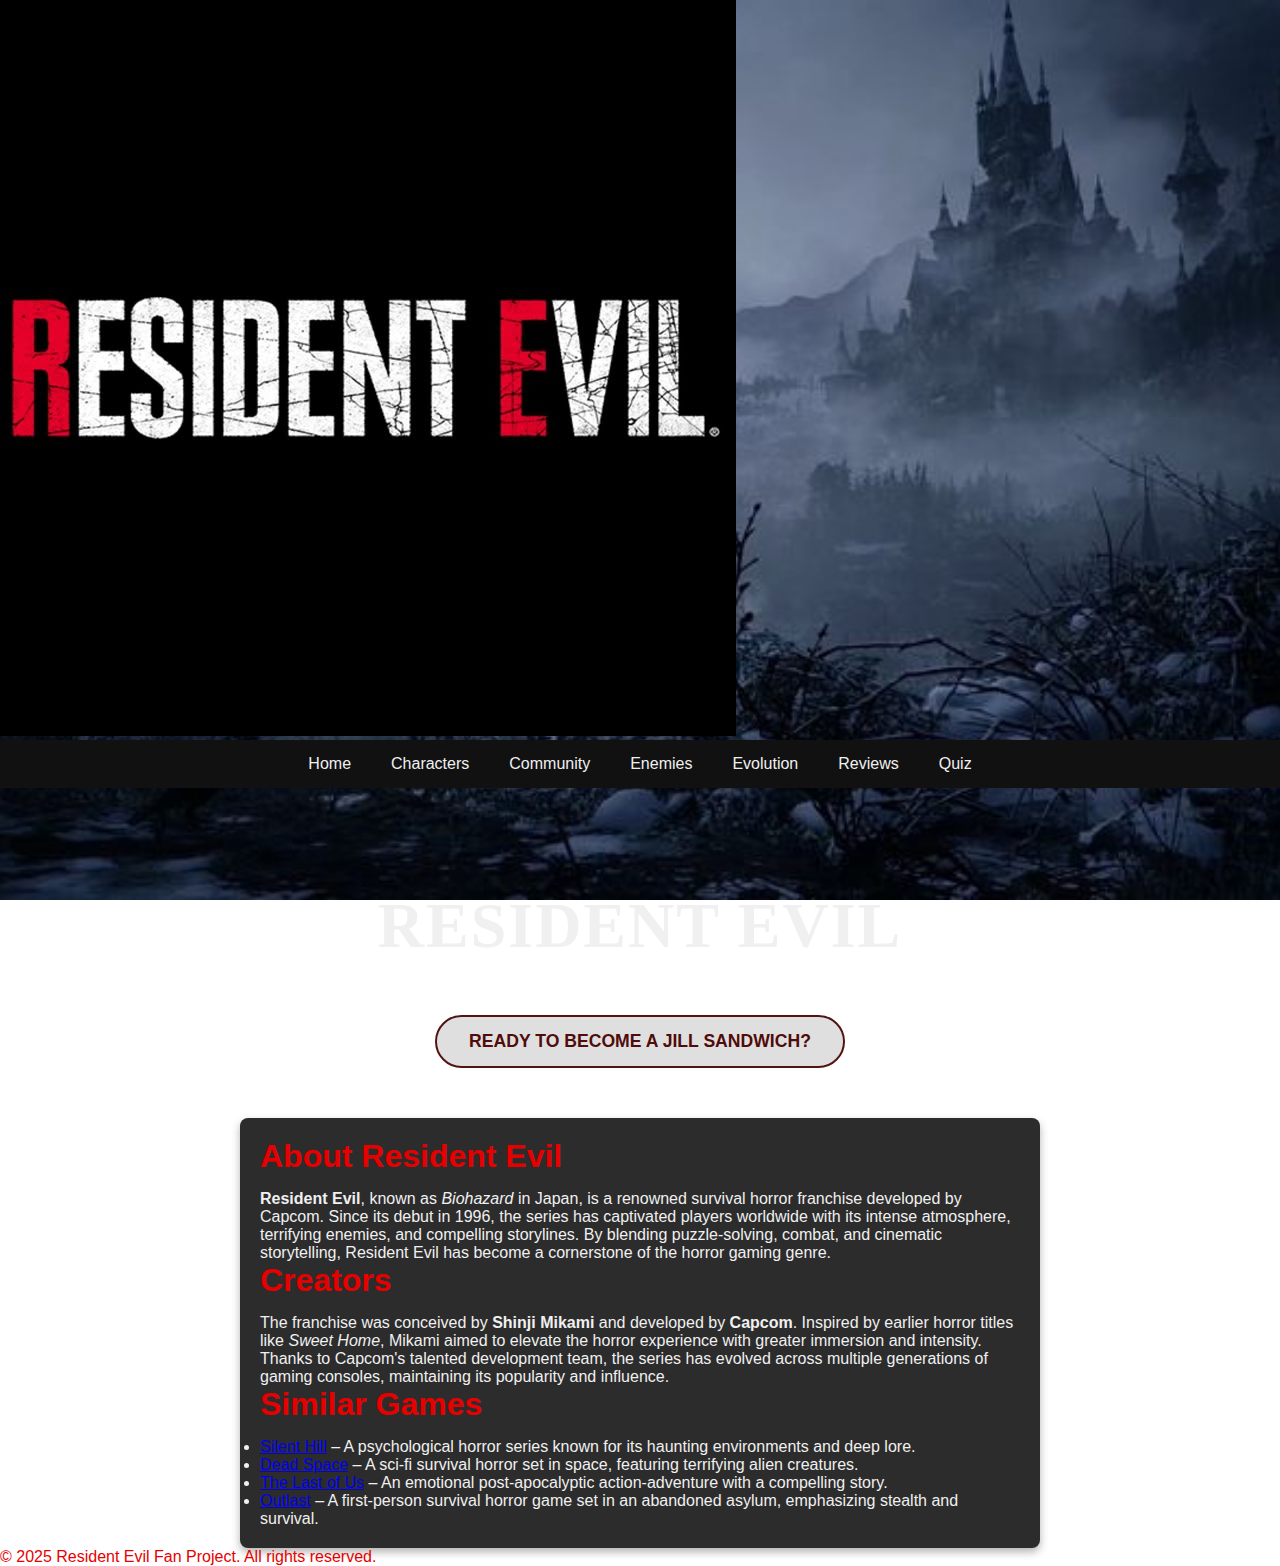
<file: index.html>
<!DOCTYPE html>
<html lang="en">
<head>
  <meta charset="UTF-8" />
  <!-- Settting character encoding to UTF-8 for proper text display -->
  <meta name="viewport" content="width=device-width, initial-scale=1.0" />
  <title>Resident Evil Hub</title>
  <link rel="stylesheet" href="css/index.css" />
</head>
<body>
     
    <!-- Creating a naavigation bar with logo and menu links -->
  <nav class="navbar">
    <!-- Resident Evil logo for branding -->
    <img src="media\logo.jpg" alt="Resident Evil Logo" class="logo" />
    <!-- Navigation links for different sections of the site -->
    <ul class="nav-links">
      <li><a class="active" href="index.html">Home</a></li>
      <li><a href="./web pages/characters.html">Characters</a></li>
      <li><a href="./web pages/community.html">Community</a></li>
      <li><a href="./web pages/enemies.html">Enemies</a></li>
      <li><a href="./web pages/evolution.html">Evolution</a></li>
      <li><a href="./web pages/reviews.html">Reviews</a></li>
      <li><a href="./web pages/quiz.html">Quiz</a></li>
    </ul>
  </nav>
  <header>
    <h1>Resident Evil </h1>
    <!-- Jill Sandwich Button -->
    <div class="jill-button">
      <a href="#about">READY TO BECOME A JILL SANDWICH?</a>
    </div>
  </header>
<main>
  <div class="info-boxes">
  <div class="row">
  <div class="info-card">
  <!-- adding an About Resident Evil scetion -->
  <section id="about">
    <h2>About Resident Evil</h2>
    <p>
      <strong>Resident Evil</strong>, known as <em>Biohazard</em> in Japan, is a renowned survival horror franchise developed by Capcom. Since its debut in 1996, the series has captivated players worldwide with its intense atmosphere, terrifying enemies, and compelling storylines. By blending puzzle-solving, combat, and cinematic storytelling, Resident Evil has become a cornerstone of the horror gaming genre.
    </p>
  </section>

  <!-- adding a Creators of Resident Evil section -->
  <section class="info-card">
    <h2>Creators</h2>
    <p>
      The franchise was conceived by <strong>Shinji Mikami</strong> and developed by <strong>Capcom</strong>. Inspired by earlier horror titles like <em>Sweet Home</em>, Mikami aimed to elevate the horror experience with greater immersion and intensity. Thanks to Capcom's talented development team, the series has evolved across multiple generations of gaming consoles, maintaining its popularity and influence.
    </p>
  </section>
  </div>
  <!-- adding a  Similar Games scetion -->
   <div class="row center-row">
  <section class="info-card">
    <h2>Similar Games</h2>
    <ul>
      <li><a href="https://www.konami.com/games/silenthill/" target="_blank" rel="noopener noreferrer">Silent Hill</a> – A psychological horror series known for its haunting environments and deep lore.</li>
      <li><a href="https://deadspace.fandom.com/wiki/Dead_Space_Wiki" target="_blank" rel="noopener noreferrer">Dead Space</a> – A sci-fi survival horror set in space, featuring terrifying alien creatures.</li>
      <li><a href="https://www.thelastofus.com/" target="_blank" rel="noopener noreferrer">The Last of Us</a> – An emotional post-apocalyptic action-adventure with a compelling story.</li>
      <li><a href="https://outlast.fandom.com/wiki/Outlast_Wiki" target="_blank" rel="noopener noreferrer">Outlast</a> – A first-person survival horror game set in an abandoned asylum, emphasizing stealth and survival.</li>
    </ul>
  </section>
   </div>
  </div>
</main>
  <footer>
    <p>© 2025 Resident Evil Fan Project. All rights reserved.</p>
  </footer>
</body>
</html>
</file>
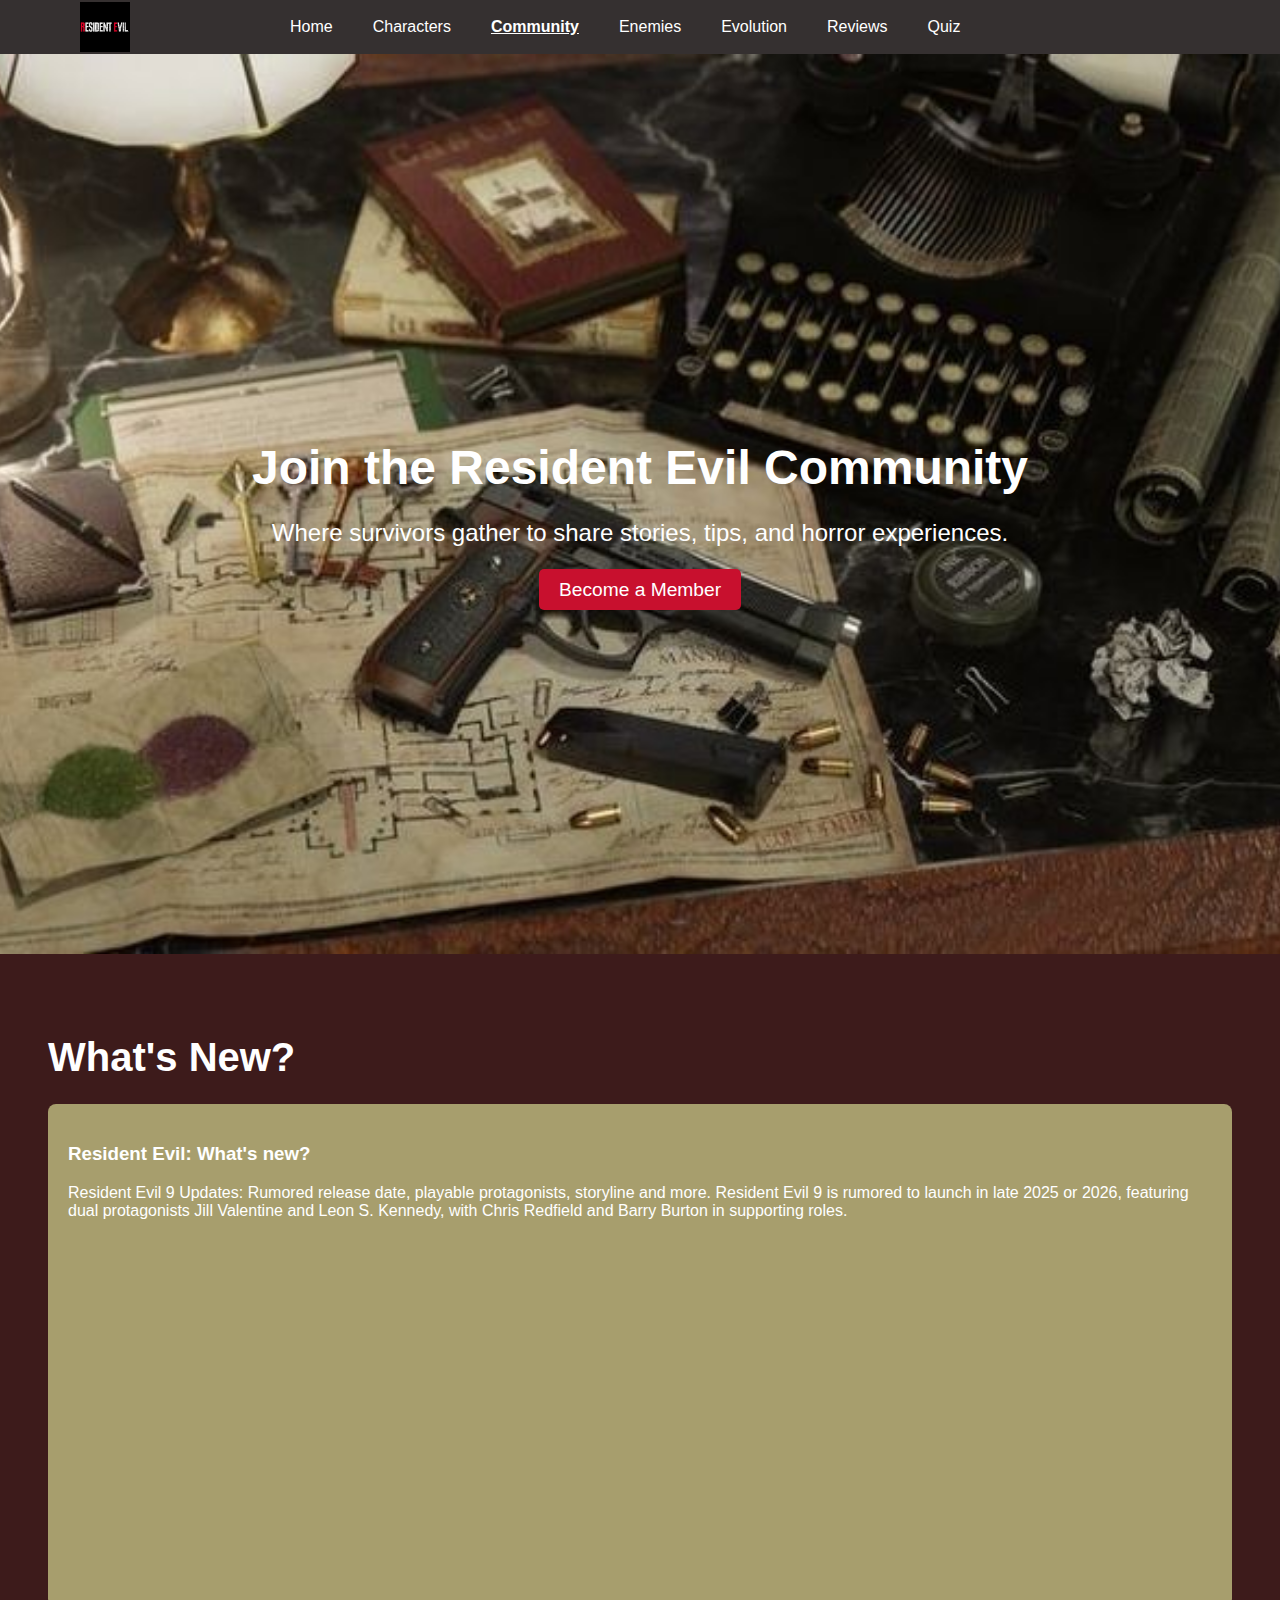
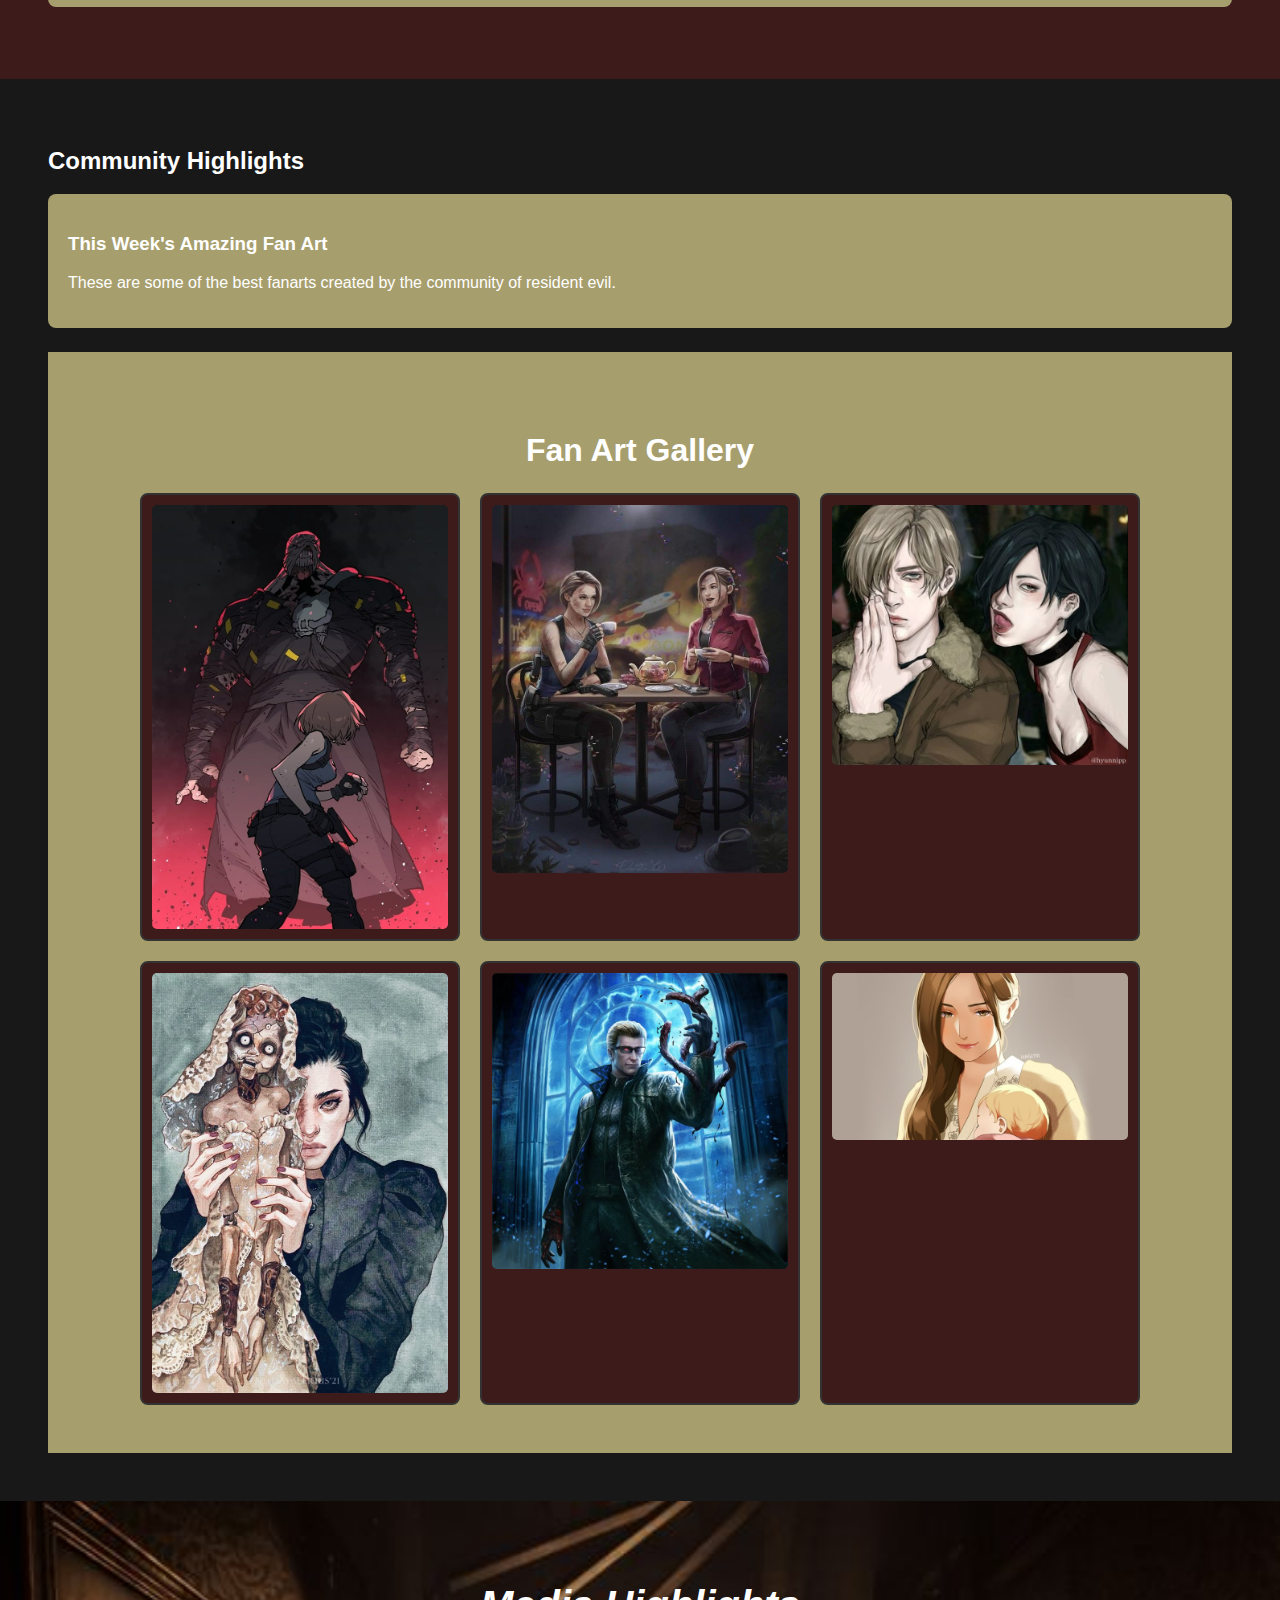
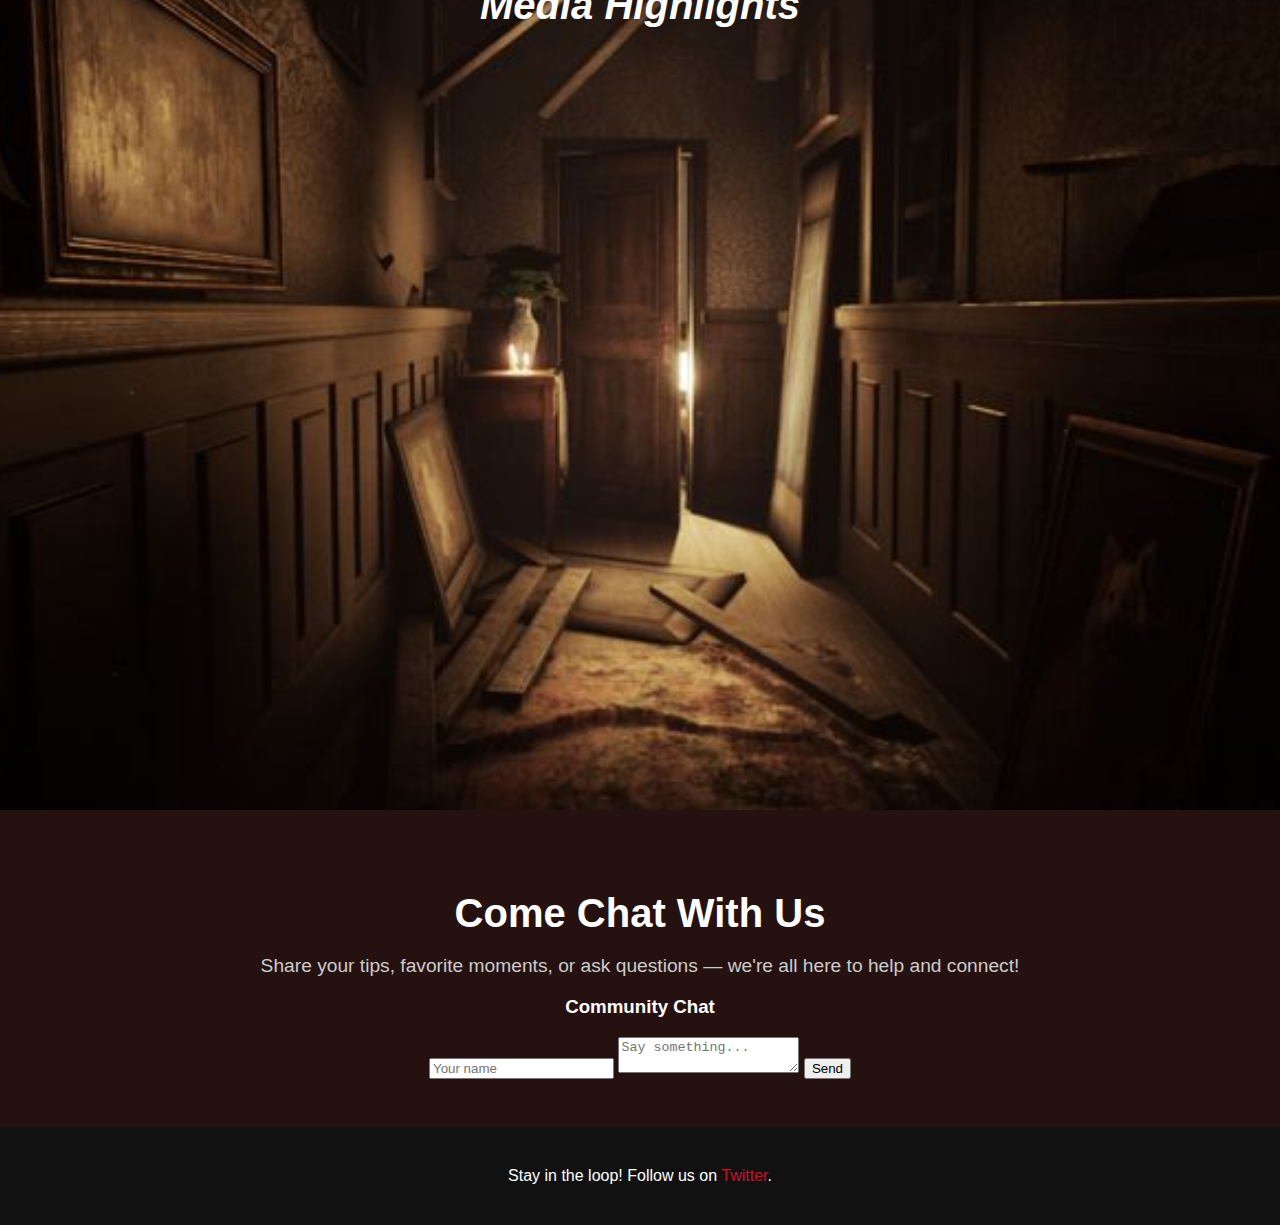
<file: web pages/community.html>
<!DOCTYPE html>
<html lang="en">
<head>
  <meta charset="UTF-8" />
  <meta name="viewport" content="width=device-width, initial-scale=1.0" />
  <title>Resident Evil Fan Hub</title>
  <link rel="stylesheet" href="../css/community.css" />
</head>
<body>

  <!-- Creating a naavigation bar with logo and menu links -->
  <nav class="navbar">
    <!-- Resident Evil logo for branding -->
    <img src="../media/logo.jpg" alt="Resident Evil Logo" class="logo" />
    <!-- Navigation links for different sections of the site -->
    <ul class="nav-links">
      <li><a href="../index.html">Home</a></li>
      <li><a href="../web pages/characters.html">Characters</a></li>
      <li><a class="active" href="../web pages/community.html">Community</a></li>
      <li><a href="../web pages/enemies.html">Enemies</a></li>
      <li><a href="../web pages/evolution.html">Evolution</a></li>
      <li><a href="../web pages/reviews.html">Reviews</a></li>
      <li><a href="../web pages/quiz.html">Quiz</a></li>
    </ul>
  </nav>

  <!-- adding a Hero section welcoming visitors -->
  <header class="hero-section">
    <div class="hero-content">
      <h1>Join the Resident Evil Community</h1>
      <p>Where survivors gather to share stories, tips, and horror experiences.</p>
      <!-- Call-to-action button encouraging joining -->
      <a href="https://game.capcom.com/residentevil/uk/renet.html" class="cta-button">Become a Member</a>
    </div>
  </header>

  <!-- showing Latest news updates -->
  <section class="news">
    <h2>What's New?</h2>
    <article class="news-item">
      <h3>Resident Evil: What's new?</h3>
      <p>Resident Evil 9 Updates: Rumored release date, playable protagonists, storyline and more. Resident Evil 9 is rumored to launch in late 2025 or 2026, featuring dual protagonists Jill Valentine and Leon S. Kennedy, with Chris Redfield and Barry Burton in supporting roles.</p>
   <div class="video-wrapper">
    <iframe width="560" height="315" src="https://www.youtube.com/embed/2FFqMywsmEk?si=wn62Cy-h2fur7HAM" title="Resident Evil 9 Update: Leon and Jill Return! | New Gameplay, New Enemies, Open World!" frameborder="0" allow="accelerometer; autoplay; clipboard-write; encrypted-media; gyroscope; picture-in-picture; web-share" allowfullscreen></iframe>
  </div>
    </article>
  </section>

  <!-- Highlights Section -->
<section class="highlights">
  <h2>Community Highlights</h2>
  <div class="highlight-item">
    <h3>This Week's Amazing Fan Art</h3>
    <p>These are some of the best fanarts created by the community of resident evil.</p>
  </div>
  <!-- Making a Fan Art Gallery -->
  <div class="fan-art-gallery">
    <h3>Fan Art Gallery</h3>
    <div class="art-grid">
      <div class="art-box"><img src="../media/fanart1.jpg" alt="Fan Art 1"></div>
      <div class="art-box"><img src="../media/fanart2.jpg" alt="Fan Art 2"></div>
      <div class="art-box"><img src="../media/fanart3.jpg" alt="Fan Art 3"></div>
      <div class="art-box"><img src="../media/fanart4.jpg" alt="Fan Art 4"></div>
      <div class="art-box"><img src="../media/fanart5.jpg" alt="Fan Art 5"></div>
      <div class="art-box"><img src="../media/fanart6.jpg" alt="Fan Art 6"></div>
    </div>
  </div>
</section>

<!-- Media Showcase -->
<section class="media-gallery">
  <h2>Media Highlights</h2>
   <!-- First two videos in a row -->
  <div class="video-row">
    <div class="video-wrapper">
      <iframe width="500" height="315" src="https://www.youtube.com/embed/kfkV10oLjrs?si=knZp1IajhfOzcrrl" title="Lets Player's Reaction To Leon And Ada Reuniting - Resident Evil 4:Remake" frameborder="0" allow="accelerometer; autoplay; clipboard-write; encrypted-media; gyroscope; picture-in-picture; web-share" allowfullscreen></iframe>
    </div>
    <div class="video-wrapper">
      <iframe width="600" height="600" src="https://www.youtube.com/embed/3su0idz_wok?si=Ev45Mp0nVGZ4Y8RY" title="YOUTUBERS React to ETHAN SACRIFICING HIS LIFE (SAD ENDING) From Resident Evil: Village" frameborder="0" allow="accelerometer; autoplay; clipboard-write; encrypted-media; gyroscope; picture-in-picture; web-share" allowfullscreen></iframe>
    </div>
  </div>

  <!-- Third video alone on a new row -->
  <div class="video-wrapper">
    <iframe width="560" height="315" src="https://www.youtube.com/embed/By-TH0Am-1E?si=pzCk2nznBotLnQYg" title="Epic Resident Evil 4 Remake Gameplay Trailer Reaction Mashup | Unleashing Thrills and Chills!" frameborder="0" allow="accelerometer; autoplay; clipboard-write; encrypted-media; gyroscope; picture-in-picture; web-share" allowfullscreen></iframe>
  </div>
</section>
<section class="forum">
  <h2>Come Chat With Us</h2>
  <p>Share your tips, favorite moments, or ask questions — we're all here to help and connect!</p>
  <div class="custom-chat">
  <h3>Community Chat</h3>
  <form id="chatForm">
    <input type="text" id="username" placeholder="Your name" required />
    <textarea id="message" placeholder="Say something..." required></textarea>
    <button type="submit">Send</button>
  </form>
  <div id="chatBox"></div>
</div>

</section>
<!-- Adding a footer -->
<footer>
  <p>Stay in the loop! Follow us on <a href="https://twitter.com/residentevil">Twitter</a>.</p>
</footer>
<script src="../js/community.js"></script>
</file>
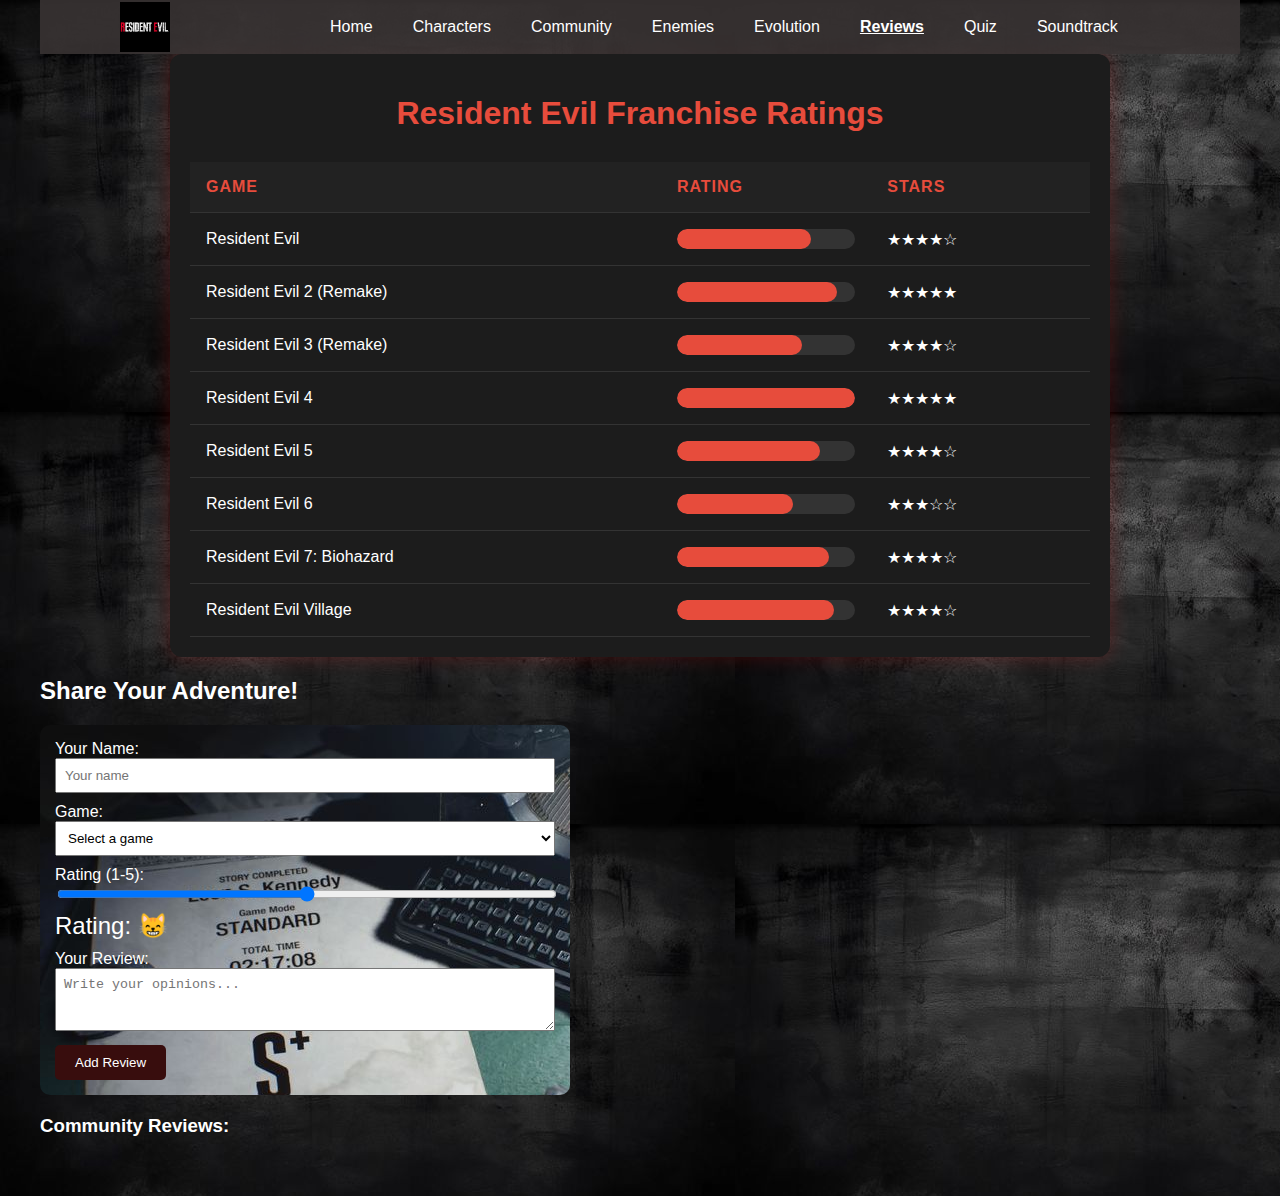
<file: web pages/reviews.html>
<!DOCTYPE html>
<html lang="en">
<head>
  <meta charset="UTF-8" />
  <meta name="viewport" content="width=device-width, initial-scale=1.0"/>
  <title>Resident Evil Characters</title>
  <link rel="stylesheet" href="../css/reviews.css">
</head>
<body>

  <!-- Creating a naavigation bar with logo and menu links -->
  <nav class="navbar">
    <!-- Resident Evil logo for branding -->
    <img src="../media/logo.jpg" alt="Resident Evil Logo" class="logo" />
    <!-- Navigation links for different sections of the site -->
    <ul class="nav-links">
     <li><a href="../index.html">Home</a></li>
        <li><a href="../web pages/characters.html">Characters</a></li>
      <li><a href="../web pages/community.html">Community</a></li>
      <li><a href="../web pages/enemies.html">Enemies</a></li>
      <li><a href="../web pages/evolution.html">Evolution</a></li>
      <li><a class="active" href="../web pages/reviews.html">Reviews</a></li>
      <li><a href="../web pages/quiz.html">Quiz</a></li>
      <li><a href="../web pages/soundtrack.html">Soundtrack</a></li>
    </ul>
  </nav>
  <!-- adding a main container for the content -->
  <div class="container">
    <!-- Heading for the page -->
    <h1>Resident Evil Franchise Ratings</h1>
    <!-- creating  tablee to display game ratings -->
    <table>
      <thead>
        <tr>
          <!--These are the column headers -->
          <th>Game</th>
          <th>Rating</th>
          <th>Stars</th>
        </tr>
      </thead>
      <!-- Body of the table where ratings will be dynamically inserted -->
      <tbody id="ratings-table"></tbody>
    </table>
  </div>
<h2>Share Your Adventure!</h2>

<!-- Adding a review Form for the users  -->
<form id="simple-review-form" class="review-form">
  <label>Your Name:</label><br>
  <input type="text" id="name" placeholder="Your name" required class="input-field"><br>
  
  <label>Game:</label><br>
  <select id="game" required class="input-field">
    <option value="">Select a game</option>
    <option>Resident Evil</option>
    <option>Resident Evil 2</option>
    <option>Resident Evil 3</option>
    <option>Resident Evil 4</option>
    <option>Resident Evil 5</option>
    <option>Resident Evil 6</option>
    <option>Resident Evil 7</option>
    <option>Resident Evil 8</option>
    <option>Resident Evil 4 remake</option>
    <option>Resident Evil 2 remake</option>
  </select><br>
  
  <label>Rating (1-5):</label><br>
  <input type="range" id="rating" min="1" max="5" value="3" class="slider"><br>
  
  <div style="font-size:1.5em; margin-bottom:10px;">
    Rating: <span id="emoji">😸</span>
  </div>
  
  <label>Your Review:</label><br>
  <textarea id="review" rows="3" placeholder="Write your opinions..." class="input-field" required></textarea><br>
  
  <button type="submit" class="submit-btn">Add Review</button>
</form>

<h3>Community Reviews:</h3>
<div id="reviews"></div>
  <script src="../js/reviews.js"></script>
</body>
</html>
</file>
<file: css/index.css>
* {
    margin: 0;
    padding: 0;
    box-sizing: border-box;
  }
  
  /* Giving the whole page a dark background with a nice font that's easy to read */
  body {
  font-family: 'Arial', sans-serif;
  background: url('../media/resident\ evil.jpg') no-repeat center center fixed;
  background-size: cover;
  color: #f0f0f0;
  min-height: 100vh;
  height: 100vh;
  overflow: hidden;
  position: relative;
}
 /* Dark overlay to improve readability */
.overlay {
  position: fixed;
  top: 0;
  left: 0;
  width: 100%;
  height: 100%;
  background-color: rgba(0, 0, 0, 0.6);
  z-index: -1;
}
  /* Styling the header area with a slightly lighter dark background, some padding, and rounded corners */
  header {
  
    margin-top: 100px;
    text-align: center;
  }
  
  /* Making the main title big and bold, with a dark red color to match the horror vibe */
  header h1 {
    font-size: 4em;
    color: #f0f0f0; 
    font-family: Georgia, 'Times New Roman', Times, serif;
    letter-spacing: 2px;
    line-height: 1.2;
    text-transform:uppercase;
  }
 
  /* Styling the navigation menu so the links are aligned in a row and look nice */
  nav ul {
    list-style: none; 
    display: flex; 
    justify-content: center;
    background-color: #111;
    padding: 15px 0;
    flex-wrap:wrap ;
    gap:20px;

  }
  
  nav li {
  margin-right: 0 10px;
}

  /* Styling the links to look clean and bold, with some padding and rounded edges for a friendly feel */
  nav a {
    text-decoration: none; 
    color: #f0f0f0; 
    font-weight: normal;
    font-size: 1em;
    transition: color 0.3s;
    padding: 5px 10px;
  }
  

  nav a:hover {
    color: #e60000;
  }
  
  /* Making the main content area centered that has some padding, with a darker background and rounded corners to make it cozy */
  main {
    max-width: 800px;
    margin: 0 auto; 
    padding: 20px;
    background-color: #2c2c2c;
    border-radius: 8px;
    box-shadow: 0 4px 8px rgba(0, 0, 0, 0.3); 
  }
  
  /* Making the section titles stand out with a bright red color and bigger font */
  main h2 {
    color: #e60000;
    margin-bottom: 15px;
    font-size: 2em;
  }
  
  /* Jill Sandwich Button */
.jill-button {
  margin: 50px auto;
  justify-content: center;
  display:flex;
  width:100px;
  white-space: nowrap;

}

.jill-button a {
  background-color: #dfdfdf;
  color: #500b0b;
  padding: 14px 32px;
  border-radius: 30px;
  font-weight: bold;
  text-decoration: none;
  font-size: 1.1em;
  border: 2px solid #521313;
  transition: background-color 0.3s, color 0.3s;
  white-space: nowrap;
}

.jill-button a:hover {
  background-color: #e60000;
  color: #fff;
}

 html, body {
  height: 100%;
  margin: 0;
}

body {
  display: flex;
  flex-direction: column;
}

footer {
  margin-top: auto;
  color: #e60000;
}
</file>
<file: css/community.css>
body {
    font-family: Arial, sans-serif;
    margin: 0;
    padding: 0;
    background-color: #181818; /* Deep dark background */
    color: #fff; /* White text for contrast */
}

/* Styling the navigation bar at the top of the page */
.navbar {
  display: flex;
  align-items: center;
  background-color: rgba(57, 51, 51, 0.9);
  padding: 2px 80px;
  position: relative;
  z-index: 2;
}

/* Styling for the logo image */
.logo {
  height: 50px;
  margin-right: 120px;
}

/* Styling the list of navigation links horizontally */
.nav-links {
  list-style: none;
  display: flex;
  gap: 40px;
}

/* Styling each link in the navigation menu */
.nav-links li a {
  color: white;
  text-decoration: none;
  font-weight: 500;
  font-size: 16px;
}

/* Highlighting the currently active page link */
.nav-links li a.active {
  font-weight: bold;
  text-decoration: underline;
}
/* Making the hero section dramatic with a striking background image */
.hero-section {
    background: url('../media/safe\ room.jpg') no-repeat center center/cover;
    height: 100vh; 
    display: flex;
    justify-content: center;
    align-items: center;
    text-align: center;
    color: #fff; 
}

.hero-content h1 {
    font-size: 3rem; /* Big, bold headline */
    margin-bottom: 1rem;
}

.hero-content p {
    font-size: 1.5rem; /* Friendly paragraph size */
    margin-bottom: 2rem;
}

.cta-button {
    background-color: #c8102e; /* Eye-catching red */
    color: #fff; /* White text */
    padding: 10px 20px;
    text-decoration: none;
    font-size: 1.2rem;
    border-radius: 5px; 
    transition: background-color 0.3s ease; 
}

.cta-button:hover {
    background-color: #a10b22;
}

/* Styling the news section to stand out with a darker background */
.news {
    padding: 3rem;
    background-color: #3d1b1b;
}

.news h2 {
    font-size: 2.5rem;
    margin-bottom: 1.5rem;
}

.news-item {
    background-color: #a79e6d; 
    padding: 20px;
    border-radius: 8px;
    margin-bottom: 1.5rem;
}

/* Highlights section gets its own padding */
.highlights {
    padding: 3rem;
}

.highlight-item {
    background-color: #a79e6d;
    padding: 20px;
    border-radius: 8px;
    margin-bottom: 1.5rem;
}

/* stylingg fan Art Gallery, centered and spacious */
.fan-art-gallery {
    padding: 3rem;
    text-align: center;
    background-color: #a79e6d; 
}

.fan-art-gallery h3 {
    font-size: 2rem;
    margin-bottom: 1.5rem;
    color: #fff; 
}

.art-grid {
    display: grid;
    grid-template-columns: repeat(3, 1fr); 
    gap: 20px;
    max-width: 1000px;
    margin: 0 auto;
}

.art-box {
    background-color: #3d1b1b; 
    padding: 10px;
    border: 2px solid #333; 
    border-radius: 8px;
    transition: transform 0.3s ease; 
}

.art-box:hover {
    transform: scale(1.05); 
}

.art-box img {
    width: 100%; 
    height: auto;
    display: block;
    border-radius: 5px; 
}

/* The forum section, inviting everyone to chat */
.forum {
    padding: 3rem;
    background-color: #261111;
    text-align: center;
}

.forum h2 {
    font-size: 2.5rem;
    margin-bottom: 1rem;
}

.forum p {
    font-size: 1.2rem; 
    color: #ccc; 
}

/* styling the media gallery with videos, keeping it clean and centered */
.media-gallery {
    background: url('../media/re7.jpg') no-repeat center center/cover;
    padding: 3rem;
    background-color: #3d1b1b;
    text-align: center;
}

.media-gallery h2 {
    font-size: 2.5rem;
    margin-bottom: 2rem;
    font-style: italic;
}

.video-wrapper {
    margin-bottom: 2rem; 
}

.video-wrapper iframe {
    width: 100%; 
    max-width: 560px;
    height: 315px;
    border-radius: 10px; 
}

.video-row {
    display: flex;
    justify-content: center;
    gap: 100px;
    flex-wrap: wrap;
}


/* Footer, simple and centered with a touch of color */
footer {
    padding: 1.5rem;
    background-color: #111; 
    text-align: center;
}

footer a {
    color: #c8102e;
    text-decoration: none;
}

footer a:hover {
    text-decoration: underline; 
}
</file>
<file: css/reviews.css>
/* Styling the navigation bar at the top of the page */
.navbar {
  display: flex;
  align-items: center;
  background-color: rgba(57, 51, 51, 0.9);
  padding: 2px 80px;
  position: relative;
  z-index: 2;
}

/* Styling for the logo image */
.logo {
  height: 50px;
  margin-right: 120px;
}

/* Styling the list of navigation links horizontally */
.nav-links {
  list-style: none;
  display: flex;
  gap: 40px;
}

/* Styling each link in the navigation menu */
.nav-links li a {
  color: white;
  text-decoration: none;
  font-weight: 500;
  font-size: 16px;
}

/* Highlighting the currently active page link */
.nav-links li a.active {
  font-weight: bold;
  text-decoration: underline;
}

/* Set the overall look of the page with a dark background and white text for readability */
body {
  background-image: url(../media/bg7.jpg);
  color: #fff;
  font-family: 'Segoe UI', sans-serif;
  margin: 0;
  padding:0 40px 40px 40px;
}

/* Styling  the main containerh */
.container {
  max-width: 900px;
  margin: auto;
  padding: 20px;
  background-color: #1c1c1c;
  border-radius: 12px;
  box-shadow: 0 0 20px rgba(255, 0, 0, 0.2);
}

/* Styling the main heading */
h1 {
  text-align: center;
  color: #e74c3c;
  margin-bottom: 30px;
}

/* Makeing the table take full width */
table {
  width: 100%;
  border-collapse: collapse;
}

/* Styling thee table cells */
th, td {
  padding: 16px;
  text-align: left;
  border-bottom: 1px solid #333;
}
th {
  background-color: #222;
  color: #e74c3c;
  font-weight: 600;
  text-transform: uppercase;
  letter-spacing: 1px;
}
/* Container for the rating bar*/
.rating-bar-container {
  background-color: #333;
  border-radius: 10px;
  height: 20px;
  overflow: hidden;
  position: relative;
}
.rating-bar-fill {
  background-color: #e74c3c;
  height: 100%;
  border-radius: 10px;
}
.review-form {
  background-image: url(../media/button.jpg);
  padding: 15px;
  border-radius: 10px;
  max-width: 500px;
  margin-bottom: 20px;
}
.input-field {
  width: 100%;
  padding: 8px;
  margin-bottom: 10px;
  box-sizing: border-box;
}

/* Slider styling*/
.slider {
  width: 100%;
  margin-bottom: 10px;
}
.submit-btn {
  padding: 10px 20px;
  background-color: #380d0d;
  color: #fff;
  border: none;
  border-radius: 5px;
  cursor: pointer;
}

/* Change button appearance on hover */
.submit-btn:hover {
  background-color: #430f0f;
}

/* Styling the individual reviews */
#reviews > div {
  border: 1px solid #9a2020;
  padding: 10px;
  border-radius: 5px;
  margin-bottom: 10px;
}
</file>
